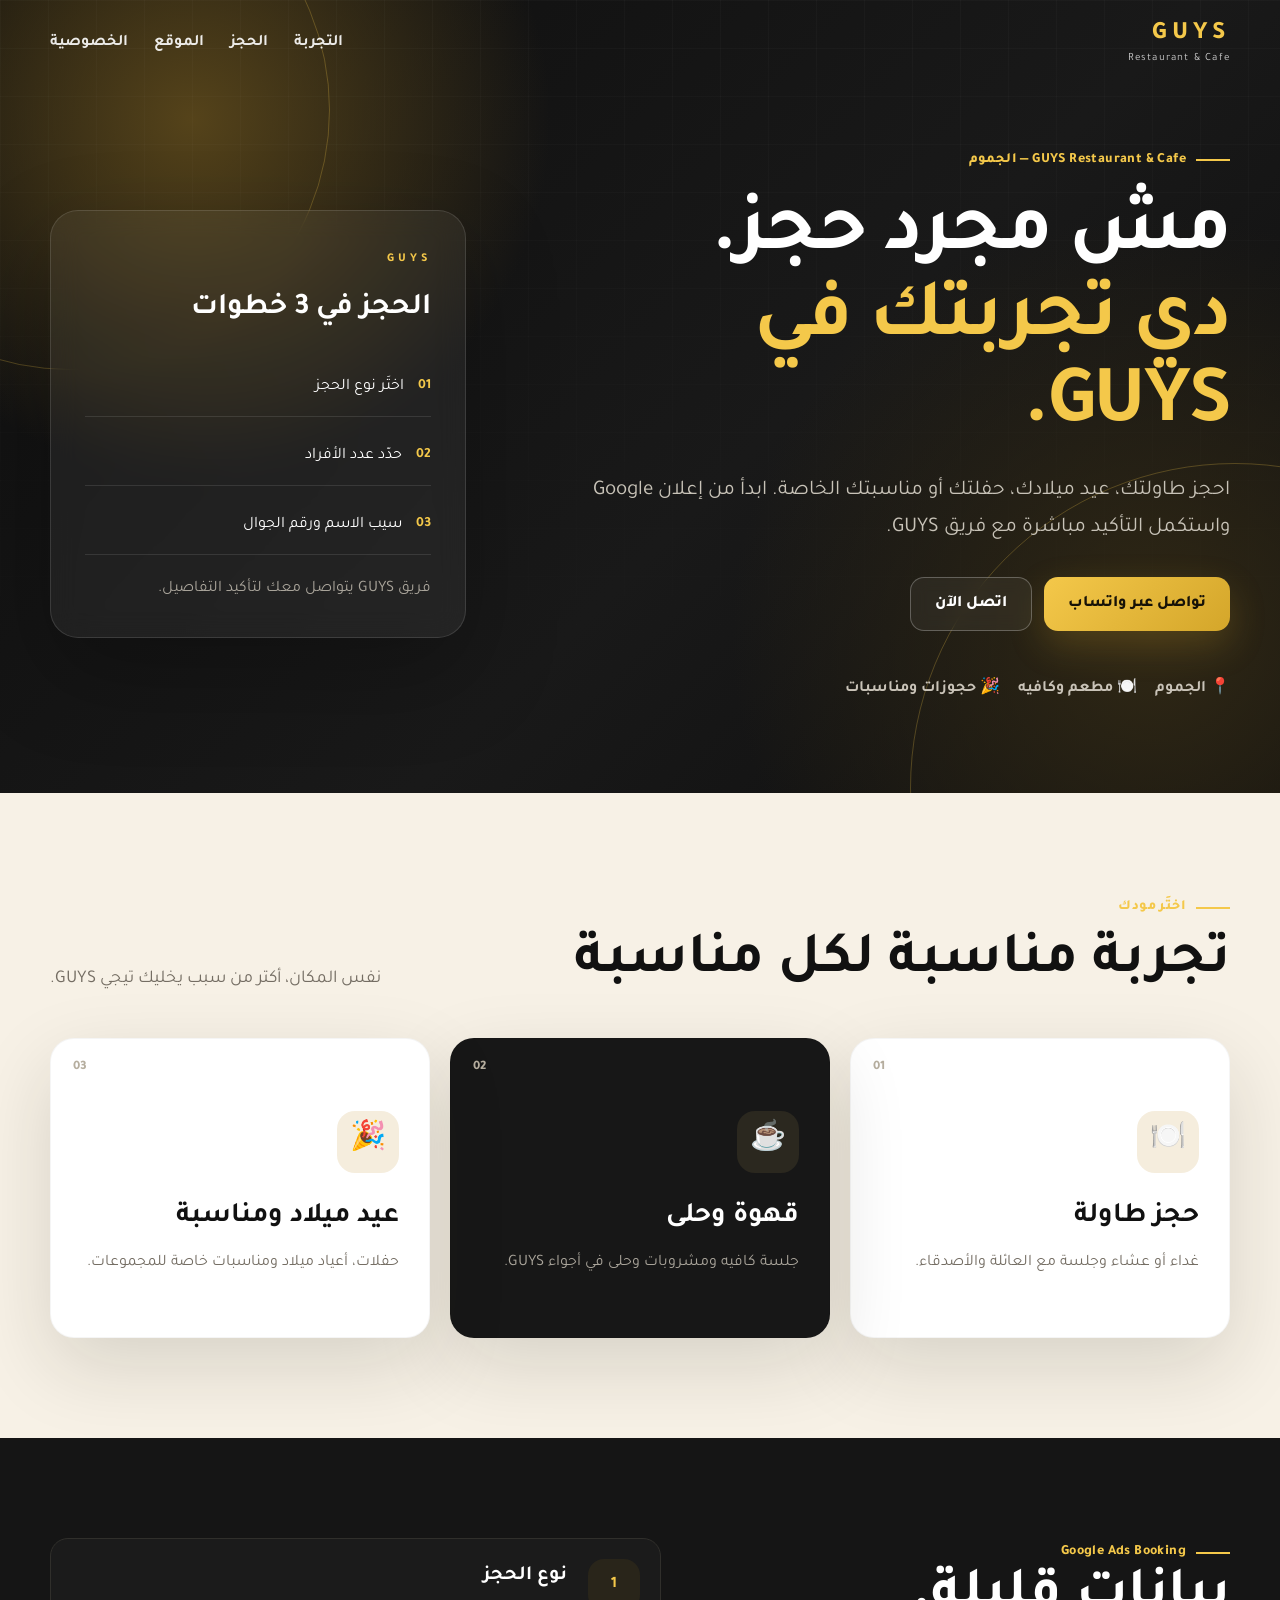
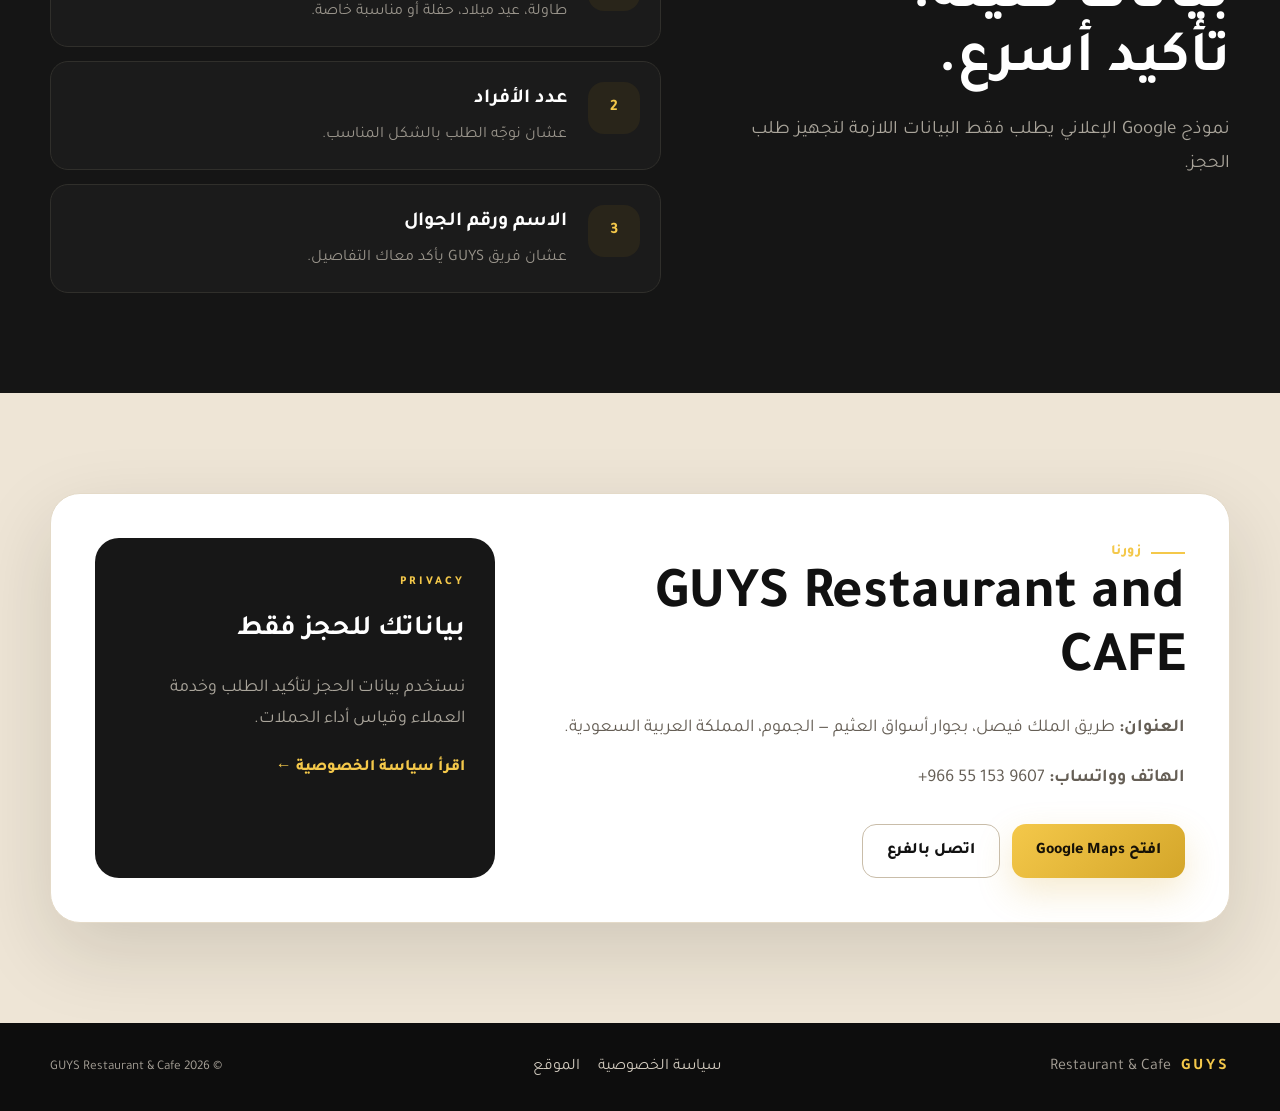
<file: index.html>
<!doctype html>
<html lang="ar" dir="rtl">
<head>
  <meta charset="utf-8">
  <meta name="viewport" content="width=device-width,initial-scale=1,viewport-fit=cover">
  <title>GUYS Restaurant & Cafe | حجوزات الجموم</title>
  <meta name="description" content="احجز طاولتك أو مناسبتك في GUYS Restaurant & Cafe في الجموم وتواصل مع الفريق لتأكيد التفاصيل.">
  <meta name="robots" content="index,follow">
  <meta name="theme-color" content="#111111">
  <link rel="canonical" href="https://marketinghorizonssa-alt.github.io/GUYS-Restaurant-CAFE/">
  <meta property="og:title" content="GUYS Restaurant & Cafe | حجوزات الجموم">
  <meta property="og:description" content="طاولة، قهوة وحلى، عيد ميلاد أو مناسبة خاصة في GUYS.">
  <meta property="og:type" content="website">
  <meta property="og:url" content="https://marketinghorizonssa-alt.github.io/GUYS-Restaurant-CAFE/">
  <link rel="preconnect" href="https://fonts.googleapis.com">
  <link rel="preconnect" href="https://fonts.gstatic.com" crossorigin>
  <link href="https://fonts.googleapis.com/css2?family=Tajawal:wght@400;500;600;700;800&display=swap" rel="stylesheet">
  <link rel="stylesheet" href="styles.css">
  <script type="application/ld+json">
  {"@context":"https://schema.org","@type":"Restaurant","name":"GUYS Restaurant and CAFE","telephone":"+966551539607","address":{"@type":"PostalAddress","streetAddress":"طريق الملك فيصل، بجوار أسواق العثيم","addressLocality":"الجموم","addressCountry":"SA"},"hasMap":"https://www.google.com/maps/search/?api=1&query_place_id=ChIJEdH_l371wRURVntgHuT_qQk"}
  </script>
</head>
<body>
<header class="site-header">
  <div class="wrap nav-wrap">
    <a class="brand" href="#top" aria-label="GUYS Restaurant and Cafe"><span class="brand-mark">GUYS</span><span class="brand-sub">Restaurant & Cafe</span></a>
    <nav aria-label="التنقل الرئيسي"><a href="#experience">التجربة</a><a href="#booking">الحجز</a><a href="#location">الموقع</a><a href="privacy.html">الخصوصية</a></nav>
  </div>
</header>
<main id="top">
  <section class="hero">
    <div class="orb orb-a"></div><div class="orb orb-b"></div><div class="grid"></div>
    <div class="wrap hero-grid">
      <div class="hero-copy">
        <span class="kicker">GUYS Restaurant & Cafe — الجموم</span>
        <h1>مش مجرد حجز.<br><em>دي تجربتك في GUYS.</em></h1>
        <p>احجز طاولتك، عيد ميلادك، حفلتك أو مناسبتك الخاصة. ابدأ من إعلان Google واستكمل التأكيد مباشرة مع فريق GUYS.</p>
        <div class="cta-row">
          <a class="btn primary" href="https://wa.me/966551539607?text=%D9%85%D8%B1%D8%AD%D8%A8%D8%A7%D9%8B%20GUYS%D8%8C%20%D8%A3%D8%B1%D8%BA%D8%A8%20%D9%81%D9%8A%20%D8%AA%D8%A3%D9%83%D9%8A%D8%AF%20%D8%AD%D8%AC%D8%B2" rel="noopener">تواصل عبر واتساب</a>
          <a class="btn ghost" href="tel:+966551539607">اتصل الآن</a>
        </div>
        <div class="facts"><span>📍 الجموم</span><span>🍽️ مطعم وكافيه</span><span>🎉 حجوزات ومناسبات</span></div>
      </div>
      <aside class="hero-card">
        <span class="mini">GUYS</span>
        <h2>الحجز في 3 خطوات</h2>
        <ol><li><b>01</b><span>اختَر نوع الحجز</span></li><li><b>02</b><span>حدّد عدد الأفراد</span></li><li><b>03</b><span>سيب الاسم ورقم الجوال</span></li></ol>
        <p>فريق GUYS يتواصل معك لتأكيد التفاصيل.</p>
      </aside>
    </div>
  </section>

  <section id="experience" class="section light">
    <div class="wrap">
      <span class="eyebrow">اختَر مودك</span>
      <div class="section-title"><h2>تجربة مناسبة لكل مناسبة</h2><p>نفس المكان، أكتر من سبب يخليك تيجي GUYS.</p></div>
      <div class="cards">
        <article class="card"><span class="num">01</span><div class="icon">🍽️</div><h3>حجز طاولة</h3><p>غداء أو عشاء وجلسة مع العائلة والأصدقاء.</p></article>
        <article class="card featured"><span class="num">02</span><div class="icon">☕</div><h3>قهوة وحلى</h3><p>جلسة كافيه ومشروبات وحلى في أجواء GUYS.</p></article>
        <article class="card"><span class="num">03</span><div class="icon">🎉</div><h3>عيد ميلاد ومناسبة</h3><p>حفلات، أعياد ميلاد ومناسبات خاصة للمجموعات.</p></article>
      </div>
    </div>
  </section>

  <section id="booking" class="section dark">
    <div class="wrap booking-grid">
      <div><span class="eyebrow">Google Ads Booking</span><h2>بيانات قليلة.<br>تأكيد أسرع.</h2><p>نموذج Google الإعلاني يطلب فقط البيانات اللازمة لتجهيز طلب الحجز.</p></div>
      <div class="steps">
        <div><b>1</b><span><strong>نوع الحجز</strong><small>طاولة، عيد ميلاد، حفلة أو مناسبة خاصة.</small></span></div>
        <div><b>2</b><span><strong>عدد الأفراد</strong><small>عشان نوجّه الطلب بالشكل المناسب.</small></span></div>
        <div><b>3</b><span><strong>الاسم ورقم الجوال</strong><small>عشان فريق GUYS يأكد معاك التفاصيل.</small></span></div>
      </div>
    </div>
  </section>

  <section id="location" class="section sand">
    <div class="wrap location-card">
      <div><span class="eyebrow">زورنا</span><h2>GUYS Restaurant and CAFE</h2><p><strong>العنوان:</strong> طريق الملك فيصل، بجوار أسواق العثيم — الجموم، المملكة العربية السعودية.</p><p><strong>الهاتف وواتساب:</strong> <bdi dir="ltr">+966 55 153 9607</bdi></p><div class="cta-row"><a class="btn primary" href="https://www.google.com/maps/search/?api=1&query_place_id=ChIJEdH_l371wRURVntgHuT_qQk" rel="noopener">افتح Google Maps</a><a class="btn outline" href="tel:+966551539607">اتصل بالفرع</a></div></div>
      <aside class="privacy-card"><span>PRIVACY</span><h3>بياناتك للحجز فقط</h3><p>نستخدم بيانات الحجز لتأكيد الطلب وخدمة العملاء وقياس أداء الحملات.</p><a href="privacy.html">اقرأ سياسة الخصوصية ←</a></aside>
    </div>
  </section>
</main>
<footer><div class="wrap footer"><div><strong>GUYS</strong><span>Restaurant & Cafe</span></div><div><a href="privacy.html">سياسة الخصوصية</a><a href="https://www.google.com/maps/search/?api=1&query_place_id=ChIJEdH_l371wRURVntgHuT_qQk">الموقع</a></div><small>© 2026 GUYS Restaurant & Cafe</small></div></footer>
</body>
</html>
</file>
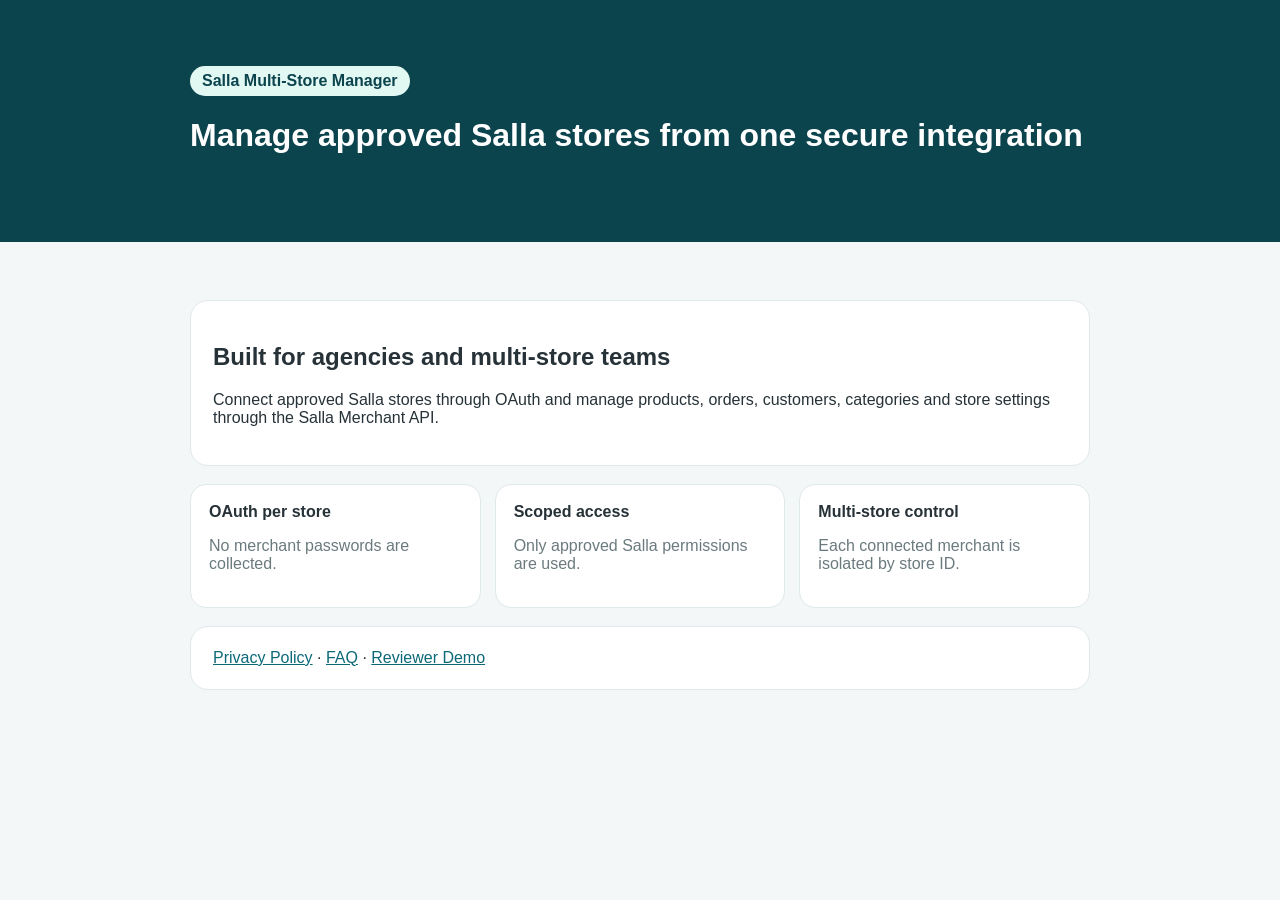
<file: salla-manager/index.html>
<!doctype html><html><head><meta charset="utf-8"><meta name="viewport" content="width=device-width,initial-scale=1"><title>Salla Multi-Store Manager</title><style>body{font-family:Arial,sans-serif;margin:0;background:#f4f7f8;color:#263238}.wrap{max-width:900px;margin:auto;padding:40px 22px}header{background:#0c444e;color:white;padding:26px}.card{background:white;border:1px solid #e0e8ea;border-radius:18px;padding:22px;margin:18px 0}.pill{display:inline-block;background:#e1f8f3;color:#0c444e;padding:6px 12px;border-radius:999px;font-weight:700}a{color:#0c6978}.grid{display:grid;grid-template-columns:repeat(auto-fit,minmax(210px,1fr));gap:14px}.metric{background:white;border:1px solid #dfe8ea;border-radius:16px;padding:18px}.muted{color:#6b7a7e}</style></head><body><header><div class="wrap"><span class="pill">Salla Multi-Store Manager</span><h1>Manage approved Salla stores from one secure integration</h1></div></header><main class="wrap"><div class="card"><h2>Built for agencies and multi-store teams</h2><p>Connect approved Salla stores through OAuth and manage products, orders, customers, categories and store settings through the Salla Merchant API.</p></div><div class="grid"><div class="metric"><b>OAuth per store</b><p class="muted">No merchant passwords are collected.</p></div><div class="metric"><b>Scoped access</b><p class="muted">Only approved Salla permissions are used.</p></div><div class="metric"><b>Multi-store control</b><p class="muted">Each connected merchant is isolated by store ID.</p></div></div><div class="card"><a href="privacy.html">Privacy Policy</a> · <a href="faq.html">FAQ</a> · <a href="demo.html">Reviewer Demo</a></div></main></body></html>
</file>
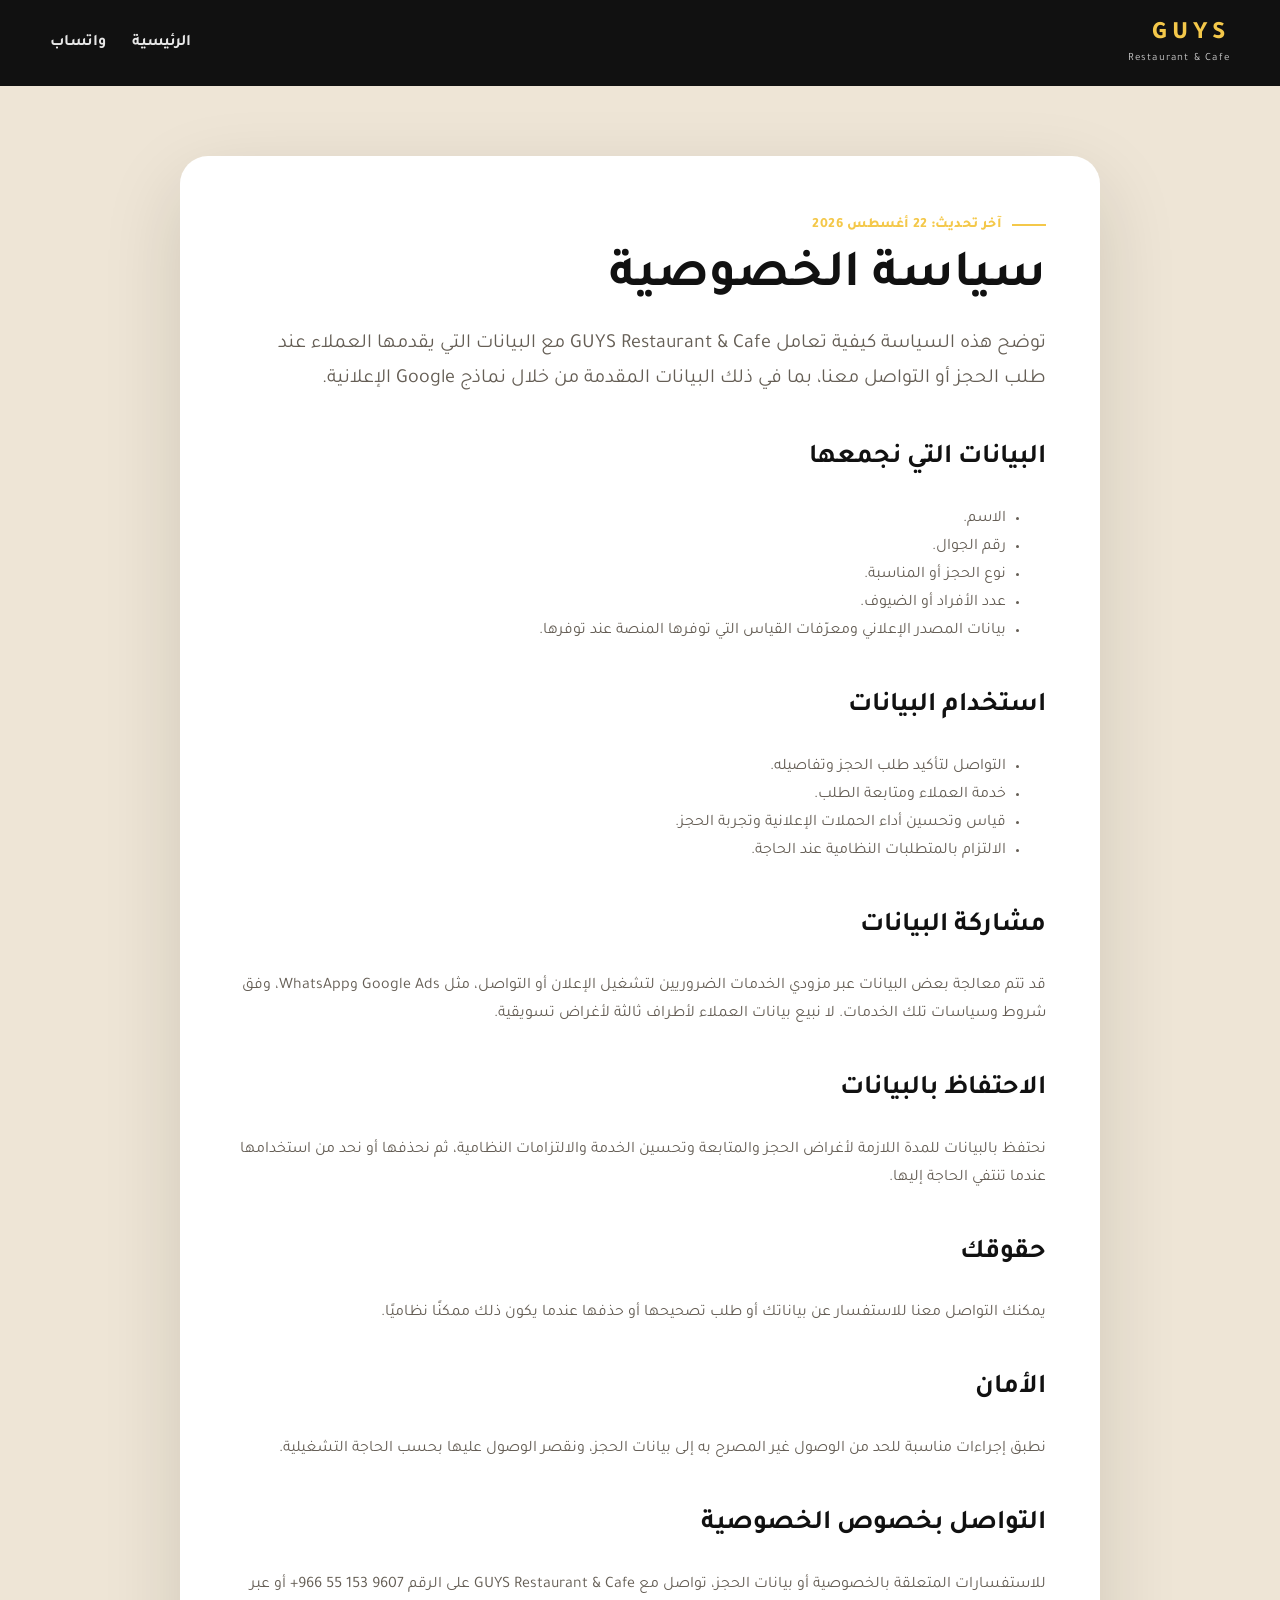
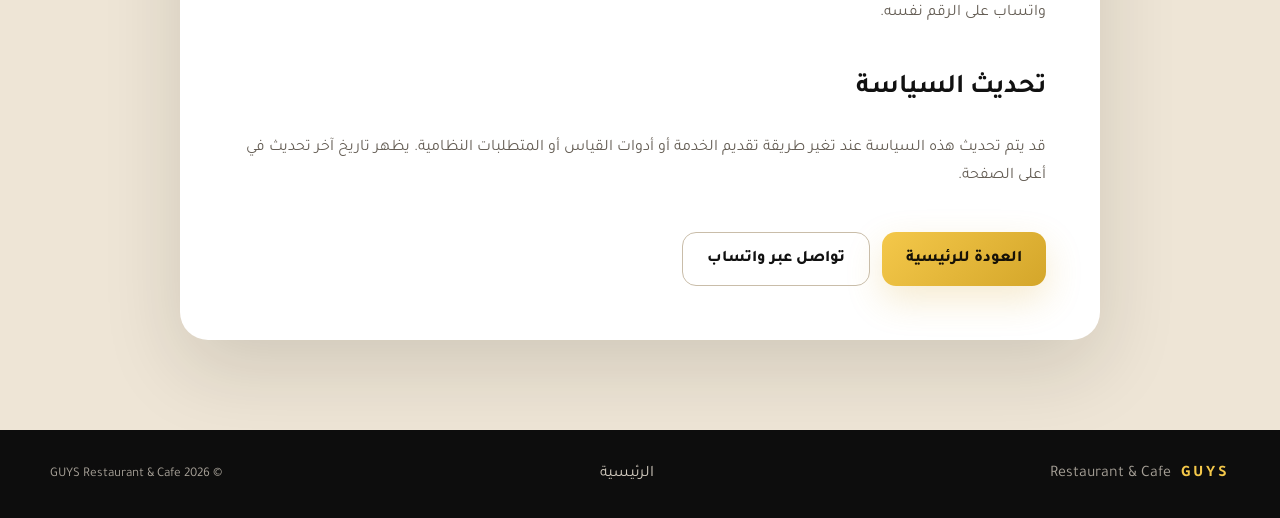
<file: privacy.html>
<!doctype html><html lang="ar" dir="rtl"><head><meta charset="utf-8"><meta name="viewport" content="width=device-width,initial-scale=1"><title>سياسة الخصوصية | GUYS Restaurant & Cafe</title><meta name="description" content="سياسة الخصوصية لطلبات الحجز والتواصل في GUYS Restaurant & Cafe."><meta name="robots" content="index,follow"><meta name="theme-color" content="#111111"><link rel="canonical" href="https://marketinghorizonssa-alt.github.io/GUYS-Restaurant-CAFE/privacy.html"><link rel="preconnect" href="https://fonts.googleapis.com"><link rel="preconnect" href="https://fonts.gstatic.com" crossorigin><link href="https://fonts.googleapis.com/css2?family=Tajawal:wght@400;500;600;700;800&display=swap" rel="stylesheet"><link rel="stylesheet" href="styles.css"></head><body class="legal-body"><header class="site-header solid"><div class="wrap nav-wrap"><a class="brand" href="./"><span class="brand-mark">GUYS</span><span class="brand-sub">Restaurant & Cafe</span></a><nav><a href="./">الرئيسية</a><a href="https://wa.me/966551539607" rel="noopener">واتساب</a></nav></div></header><main class="legal-main"><article class="wrap legal-card"><span class="eyebrow">آخر تحديث: 22 أغسطس 2026</span><h1>سياسة الخصوصية</h1><p class="legal-intro">توضح هذه السياسة كيفية تعامل GUYS Restaurant & Cafe مع البيانات التي يقدمها العملاء عند طلب الحجز أو التواصل معنا، بما في ذلك البيانات المقدمة من خلال نماذج Google الإعلانية.</p><h2>البيانات التي نجمعها</h2><ul><li>الاسم.</li><li>رقم الجوال.</li><li>نوع الحجز أو المناسبة.</li><li>عدد الأفراد أو الضيوف.</li><li>بيانات المصدر الإعلاني ومعرّفات القياس التي توفرها المنصة عند توفرها.</li></ul><h2>استخدام البيانات</h2><ul><li>التواصل لتأكيد طلب الحجز وتفاصيله.</li><li>خدمة العملاء ومتابعة الطلب.</li><li>قياس وتحسين أداء الحملات الإعلانية وتجربة الحجز.</li><li>الالتزام بالمتطلبات النظامية عند الحاجة.</li></ul><h2>مشاركة البيانات</h2><p>قد تتم معالجة بعض البيانات عبر مزودي الخدمات الضروريين لتشغيل الإعلان أو التواصل، مثل Google Ads وWhatsApp، وفق شروط وسياسات تلك الخدمات. لا نبيع بيانات العملاء لأطراف ثالثة لأغراض تسويقية.</p><h2>الاحتفاظ بالبيانات</h2><p>نحتفظ بالبيانات للمدة اللازمة لأغراض الحجز والمتابعة وتحسين الخدمة والالتزامات النظامية، ثم نحذفها أو نحد من استخدامها عندما تنتفي الحاجة إليها.</p><h2>حقوقك</h2><p>يمكنك التواصل معنا للاستفسار عن بياناتك أو طلب تصحيحها أو حذفها عندما يكون ذلك ممكنًا نظاميًا.</p><h2>الأمان</h2><p>نطبق إجراءات مناسبة للحد من الوصول غير المصرح به إلى بيانات الحجز، ونقصر الوصول عليها بحسب الحاجة التشغيلية.</p><h2>التواصل بخصوص الخصوصية</h2><p>للاستفسارات المتعلقة بالخصوصية أو بيانات الحجز، تواصل مع GUYS Restaurant & Cafe على الرقم <bdi dir="ltr">+966 55 153 9607</bdi> أو عبر واتساب على الرقم نفسه.</p><h2>تحديث السياسة</h2><p>قد يتم تحديث هذه السياسة عند تغير طريقة تقديم الخدمة أو أدوات القياس أو المتطلبات النظامية. يظهر تاريخ آخر تحديث في أعلى الصفحة.</p><div class="legal-actions"><a class="btn primary" href="./">العودة للرئيسية</a><a class="btn outline" href="https://wa.me/966551539607" rel="noopener">تواصل عبر واتساب</a></div></article></main><footer><div class="wrap footer"><div><strong>GUYS</strong><span>Restaurant & Cafe</span></div><a href="./">الرئيسية</a><small>© 2026 GUYS Restaurant & Cafe</small></div></footer></body></html>
</file>
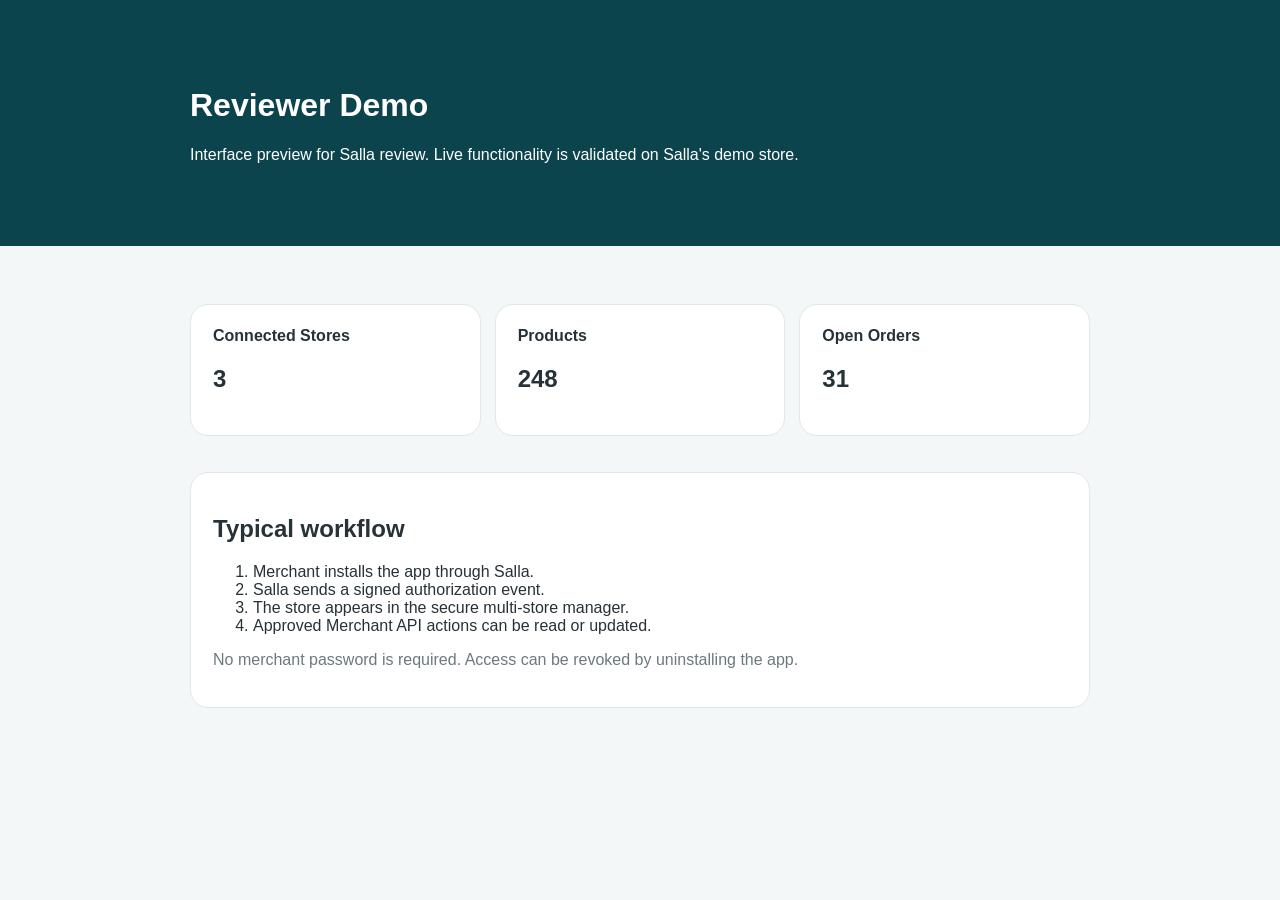
<file: salla-manager/demo.html>
<!doctype html><html><head><meta charset="utf-8"><meta name="viewport" content="width=device-width,initial-scale=1"><title>Reviewer Demo - Salla Multi-Store Manager</title><style>body{font-family:Arial,sans-serif;margin:0;background:#f4f7f8;color:#263238}.wrap{max-width:900px;margin:auto;padding:40px 22px}header{background:#0c444e;color:white;padding:26px}.card,.metric{background:white;border:1px solid #e0e8ea;border-radius:18px;padding:22px;margin:18px 0}.grid{display:grid;grid-template-columns:repeat(auto-fit,minmax(180px,1fr));gap:14px}.muted{color:#6b7a7e}</style></head><body><header><div class="wrap"><h1>Reviewer Demo</h1><p>Interface preview for Salla review. Live functionality is validated on Salla's demo store.</p></div></header><main class="wrap"><div class="grid"><div class="metric"><b>Connected Stores</b><h2>3</h2></div><div class="metric"><b>Products</b><h2>248</h2></div><div class="metric"><b>Open Orders</b><h2>31</h2></div></div><div class="card"><h2>Typical workflow</h2><ol><li>Merchant installs the app through Salla.</li><li>Salla sends a signed authorization event.</li><li>The store appears in the secure multi-store manager.</li><li>Approved Merchant API actions can be read or updated.</li></ol><p class="muted">No merchant password is required. Access can be revoked by uninstalling the app.</p></div></main></body></html>
</file>
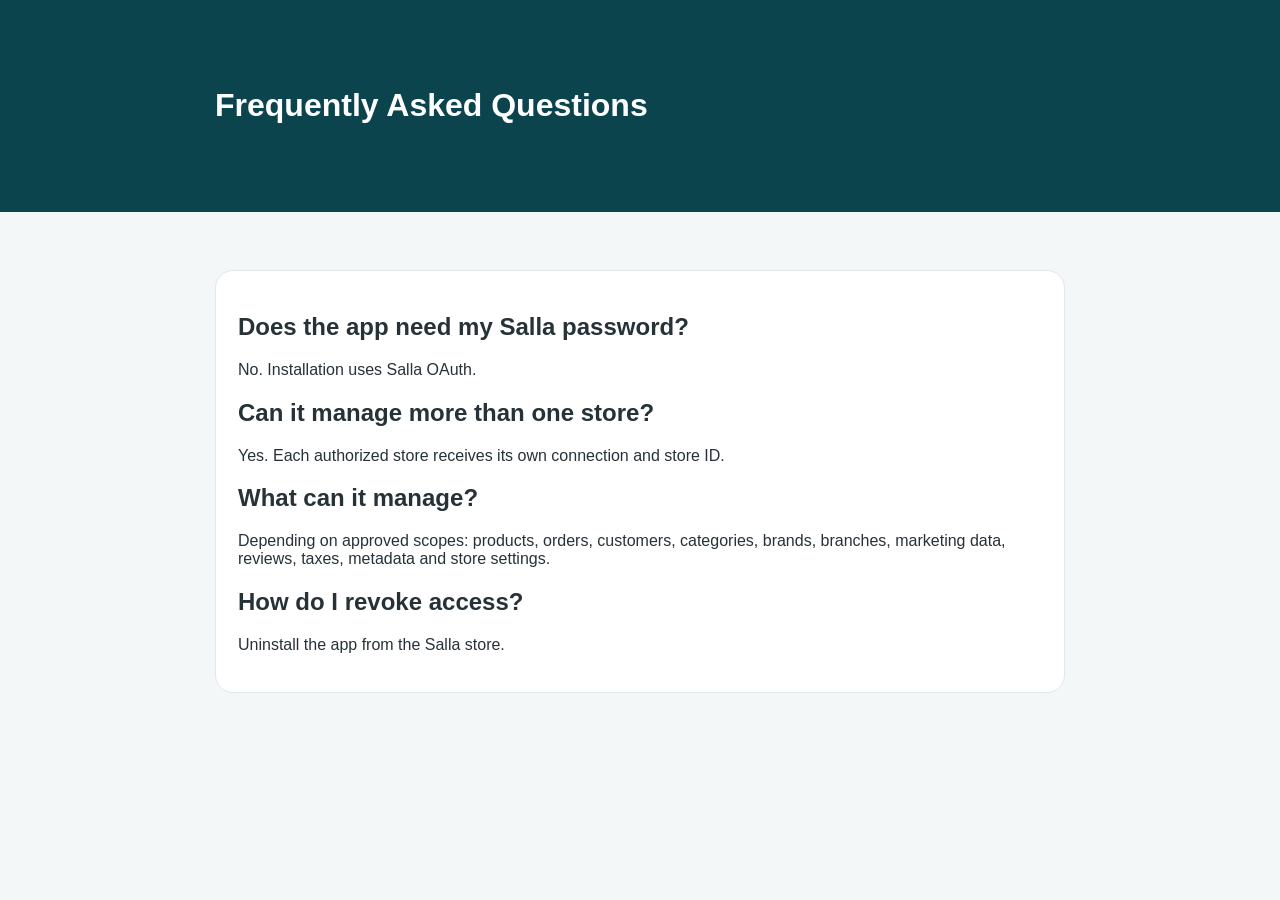
<file: salla-manager/faq.html>
<!doctype html><html><head><meta charset="utf-8"><meta name="viewport" content="width=device-width,initial-scale=1"><title>FAQ - Salla Multi-Store Manager</title><style>body{font-family:Arial,sans-serif;margin:0;background:#f4f7f8;color:#263238}.wrap{max-width:850px;margin:auto;padding:40px 22px}header{background:#0c444e;color:white;padding:26px}.card{background:white;border:1px solid #e0e8ea;border-radius:18px;padding:22px;margin:18px 0}</style></head><body><header><div class="wrap"><h1>Frequently Asked Questions</h1></div></header><main class="wrap"><div class="card"><h2>Does the app need my Salla password?</h2><p>No. Installation uses Salla OAuth.</p><h2>Can it manage more than one store?</h2><p>Yes. Each authorized store receives its own connection and store ID.</p><h2>What can it manage?</h2><p>Depending on approved scopes: products, orders, customers, categories, brands, branches, marketing data, reviews, taxes, metadata and store settings.</p><h2>How do I revoke access?</h2><p>Uninstall the app from the Salla store.</p></div></main></body></html>
</file>
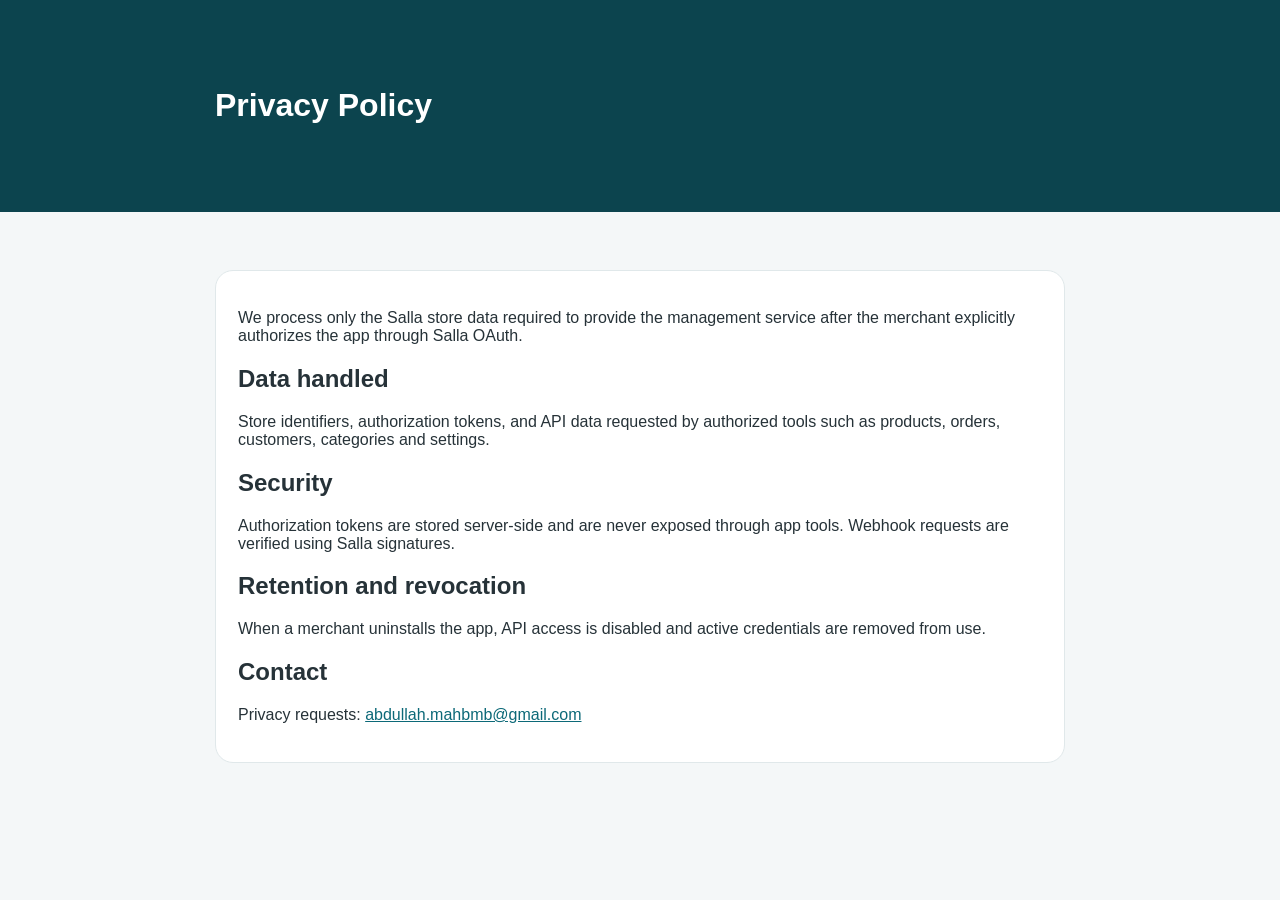
<file: salla-manager/privacy.html>
<!doctype html><html><head><meta charset="utf-8"><meta name="viewport" content="width=device-width,initial-scale=1"><title>Privacy Policy - Salla Multi-Store Manager</title><style>body{font-family:Arial,sans-serif;margin:0;background:#f4f7f8;color:#263238}.wrap{max-width:850px;margin:auto;padding:40px 22px}header{background:#0c444e;color:white;padding:26px}.card{background:white;border:1px solid #e0e8ea;border-radius:18px;padding:22px;margin:18px 0}a{color:#0c6978}</style></head><body><header><div class="wrap"><h1>Privacy Policy</h1></div></header><main class="wrap"><div class="card"><p>We process only the Salla store data required to provide the management service after the merchant explicitly authorizes the app through Salla OAuth.</p><h2>Data handled</h2><p>Store identifiers, authorization tokens, and API data requested by authorized tools such as products, orders, customers, categories and settings.</p><h2>Security</h2><p>Authorization tokens are stored server-side and are never exposed through app tools. Webhook requests are verified using Salla signatures.</p><h2>Retention and revocation</h2><p>When a merchant uninstalls the app, API access is disabled and active credentials are removed from use.</p><h2>Contact</h2><p>Privacy requests: <a href="mailto:abdullah.mahbmb@gmail.com">abdullah.mahbmb@gmail.com</a></p></div></main></body></html>
</file>
<file: styles.css>
:root{--ink:#111;--ink2:#1b1b1b;--paper:#f7f1e6;--white:#fff;--gold:#d4a62a;--gold2:#f4c84a;--muted:#746d63;--line:#e4dac8;--shadow:0 28px 80px rgba(31,25,15,.14)}*{box-sizing:border-box}html{scroll-behavior:smooth}body{margin:0;font-family:"Tajawal",Arial,sans-serif;background:var(--paper);color:var(--ink);line-height:1.75}.wrap{width:min(1180px,calc(100% - 40px));margin:auto}.site-header{position:absolute;z-index:20;inset:0 0 auto;color:#fff}.site-header.solid{position:sticky;top:0;background:#111}.nav-wrap{min-height:86px;display:flex;align-items:center;justify-content:space-between;gap:28px}.brand{display:flex;flex-direction:column;color:inherit;text-decoration:none;line-height:1}.brand-mark{font-weight:800;font-size:25px;letter-spacing:5px;color:var(--gold2)}.brand-sub{font-size:11px;letter-spacing:1.2px;margin-top:6px;opacity:.76}.site-header nav{display:flex;gap:26px}.site-header nav a{color:inherit;text-decoration:none;font-weight:700;opacity:.9}.hero{position:relative;overflow:hidden;min-height:760px;background:radial-gradient(circle at 15% 15%,#55431a 0,transparent 28%),radial-gradient(circle at 90% 80%,#302815 0,transparent 32%),linear-gradient(135deg,#0e0e0e,#191919 58%,#0e0e0e);color:#fff;display:grid;align-items:center}.grid{position:absolute;inset:0;background-image:linear-gradient(rgba(255,255,255,.025) 1px,transparent 1px),linear-gradient(90deg,rgba(255,255,255,.025) 1px,transparent 1px);background-size:48px 48px;mask-image:linear-gradient(to bottom,black,transparent)}.orb{position:absolute;border:1px solid rgba(244,200,74,.25);border-radius:50%}.orb-a{width:520px;height:520px;left:-190px;top:-150px}.orb-b{width:650px;height:650px;right:-280px;bottom:-320px}.hero-grid{position:relative;display:grid;grid-template-columns:1.25fr .75fr;gap:70px;align-items:center;padding:145px 0 90px}.kicker,.eyebrow{display:inline-flex;align-items:center;gap:10px;color:var(--gold2);font-size:14px;font-weight:800;letter-spacing:.4px}.kicker:before,.eyebrow:before{content:"";width:34px;height:2px;background:currentColor}.hero h1{font-size:clamp(48px,6.4vw,82px);line-height:1.05;margin:20px 0 22px;letter-spacing:-2px}.hero h1 em{font-style:normal;color:var(--gold2)}.hero-copy>p{max-width:700px;font-size:21px;color:#c8c3b8}.cta-row{display:flex;gap:12px;flex-wrap:wrap;margin-top:30px}.btn{display:inline-flex;justify-content:center;align-items:center;min-height:54px;padding:0 24px;border-radius:14px;text-decoration:none;font-weight:800;transition:.2s}.btn:hover{transform:translateY(-2px)}.primary{background:linear-gradient(135deg,var(--gold2),var(--gold));color:#171207;box-shadow:0 14px 36px rgba(212,166,42,.22)}.ghost{border:1px solid rgba(255,255,255,.26);color:#fff;background:rgba(255,255,255,.05);backdrop-filter:blur(8px)}.outline{border:1px solid #c9bda9;color:var(--ink);background:transparent}.facts{display:flex;flex-wrap:wrap;gap:18px;margin-top:44px;color:#c9c3b8;font-weight:600}.hero-card{background:rgba(255,255,255,.055);border:1px solid rgba(255,255,255,.12);border-radius:28px;padding:34px;backdrop-filter:blur(14px);box-shadow:0 35px 90px rgba(0,0,0,.25)}.hero-card .mini{font-size:12px;color:var(--gold2);letter-spacing:4px;font-weight:800}.hero-card h2{font-size:30px;margin:10px 0 22px}.hero-card ol{list-style:none;margin:0;padding:0;display:grid;gap:10px}.hero-card li{display:flex;align-items:center;gap:14px;padding:15px 0;border-bottom:1px solid rgba(255,255,255,.1)}.hero-card li b{color:var(--gold2);font-size:14px}.hero-card p{color:#aaa59b;margin:20px 0 0}.section{padding:100px 0}.light{background:var(--paper)}.section-title{display:flex;justify-content:space-between;align-items:end;gap:30px;margin:10px 0 42px}.section-title h2,.booking-grid h2,.location-card h2{font-size:clamp(38px,5vw,58px);line-height:1.12;margin:0}.section-title p{color:var(--muted);font-size:18px;max-width:380px;margin:0}.cards{display:grid;grid-template-columns:repeat(3,1fr);gap:20px}.card{position:relative;background:#fff;border:1px solid rgba(0,0,0,.04);border-radius:24px;padding:30px;min-height:300px;box-shadow:var(--shadow);overflow:hidden}.card.featured{background:#171717;color:#fff}.card .num{position:absolute;left:22px;top:18px;color:#b6ae9f;font-size:13px;font-weight:800}.card .icon{width:62px;height:62px;display:grid;place-items:center;border-radius:18px;background:#f5eddd;font-size:29px;margin-top:42px}.featured .icon{background:#2b281f}.card h3{font-size:28px;margin:20px 0 7px}.card p{color:var(--muted);margin:0}.featured p{color:#aaa59b}.dark{background:#151515;color:#fff}.booking-grid{display:grid;grid-template-columns:.9fr 1.1fr;gap:70px;align-items:start}.booking-grid>div:first-child>p{color:#aaa59b;font-size:19px;max-width:520px}.steps{display:grid;gap:14px}.steps>div{display:grid;grid-template-columns:56px 1fr;gap:17px;align-items:start;padding:20px;border:1px solid #302f2b;border-radius:18px;background:#1b1b1b}.steps b{width:52px;height:52px;display:grid;place-items:center;border-radius:16px;background:#29251a;color:var(--gold2)}.steps strong{display:block;font-size:20px}.steps small{display:block;color:#99948b;font-size:16px;margin-top:4px}.sand{background:#eee5d6}.location-card{display:grid;grid-template-columns:1.25fr .75fr;gap:24px;background:#fff;border:1px solid var(--line);border-radius:30px;padding:44px;box-shadow:var(--shadow)}.location-card p{font-size:18px;color:#655e55}.privacy-card{background:#171717;color:#fff;border-radius:24px;padding:30px}.privacy-card>span{font-size:12px;color:var(--gold2);letter-spacing:3px;font-weight:800}.privacy-card h3{font-size:28px;margin:10px 0}.privacy-card p{color:#aaa59b}.privacy-card a{color:var(--gold2);font-weight:800;text-decoration:none}footer{background:#0d0d0d;color:#a6a097;padding:30px 0}.footer{display:flex;justify-content:space-between;align-items:center;gap:24px}.footer>div:first-child{display:flex;align-items:baseline;gap:10px}.footer strong{color:var(--gold2);letter-spacing:3px}.footer a{color:#d0c9bd;text-decoration:none;margin-inline-start:18px}.legal-body{background:#eee5d6}.legal-main{padding:70px 0 90px}.legal-card{max-width:920px;background:#fff;padding:54px;border-radius:28px;box-shadow:var(--shadow)}.legal-card h1{font-size:52px;line-height:1.1;margin:12px 0 18px}.legal-intro{font-size:20px;color:#5e574f}.legal-card h2{font-size:27px;margin-top:38px}.legal-card p,.legal-card li{color:#655e55}.legal-actions{display:flex;gap:12px;flex-wrap:wrap;margin-top:42px}@media(max-width:900px){.site-header nav{display:none}.hero-grid,.booking-grid,.location-card{grid-template-columns:1fr}.hero-grid{gap:36px}.hero-card{max-width:600px}.cards{grid-template-columns:1fr}.section-title{display:block}.section-title p{margin-top:12px}.location-card{padding:30px}}@media(max-width:620px){.wrap{width:min(100% - 28px,1180px)}.nav-wrap{min-height:74px}.hero{min-height:760px}.hero-grid{padding:125px 0 58px}.hero h1{font-size:46px}.hero-copy>p{font-size:18px}.btn{width:100%}.facts{font-size:14px;gap:10px 14px}.section{padding:68px 0}.section-title h2,.booking-grid h2,.location-card h2{font-size:37px}.card{min-height:260px}.location-card{padding:22px}.legal-main{padding:38px 0 60px}.legal-card{padding:26px}.legal-card h1{font-size:40px}.footer{flex-direction:column;align-items:flex-start}}
</file>
